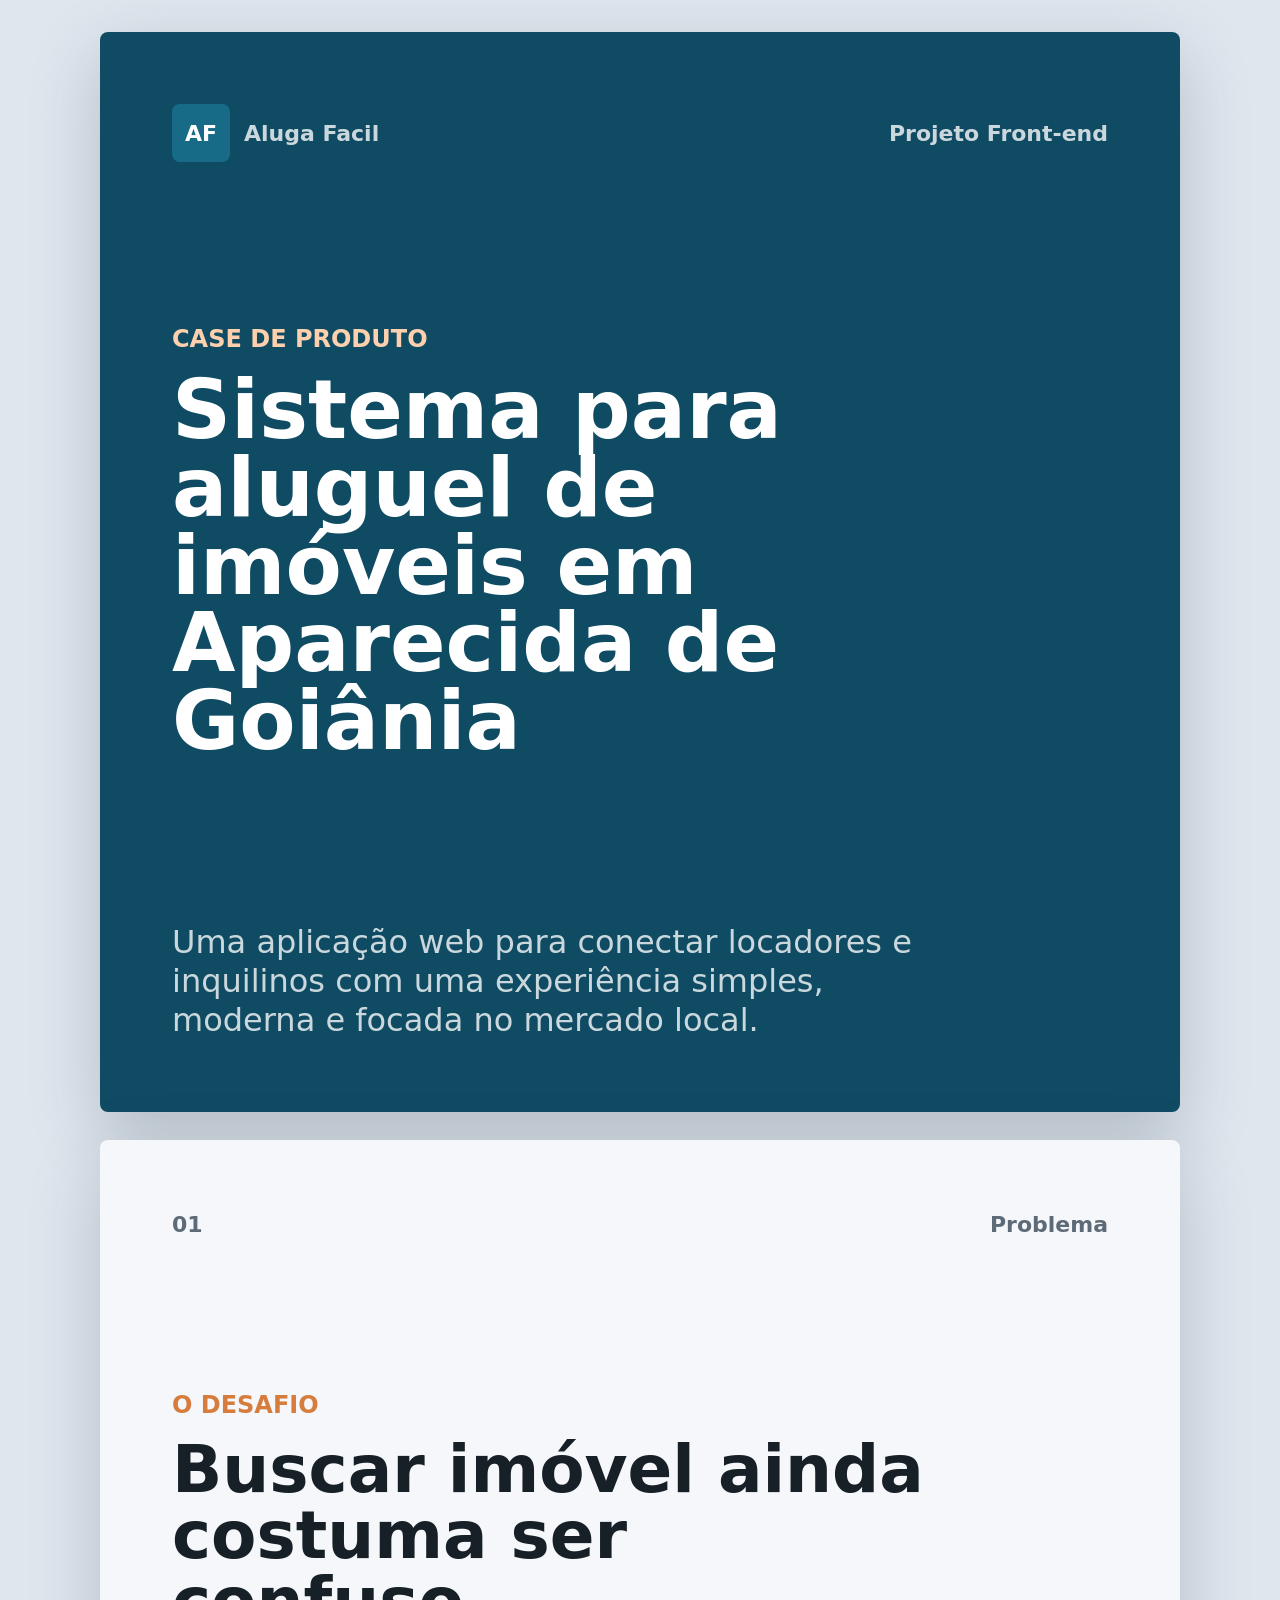
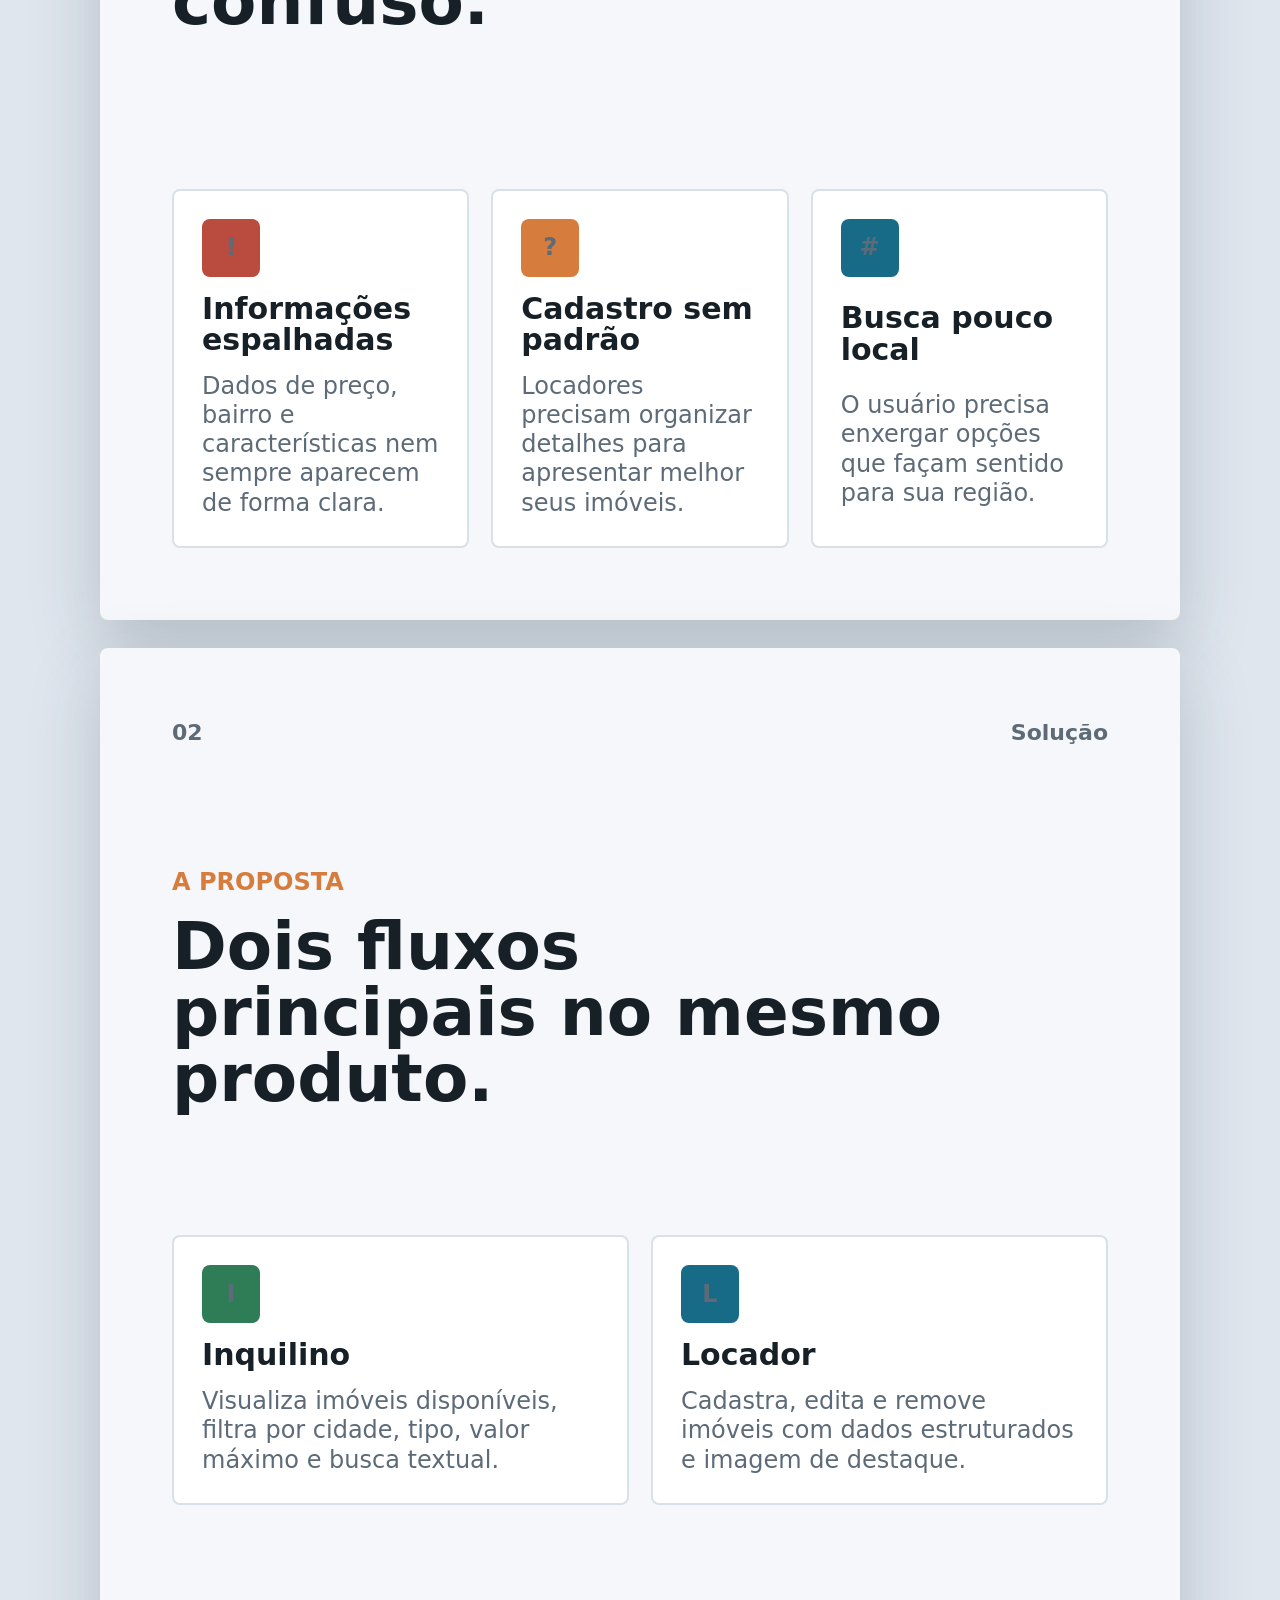
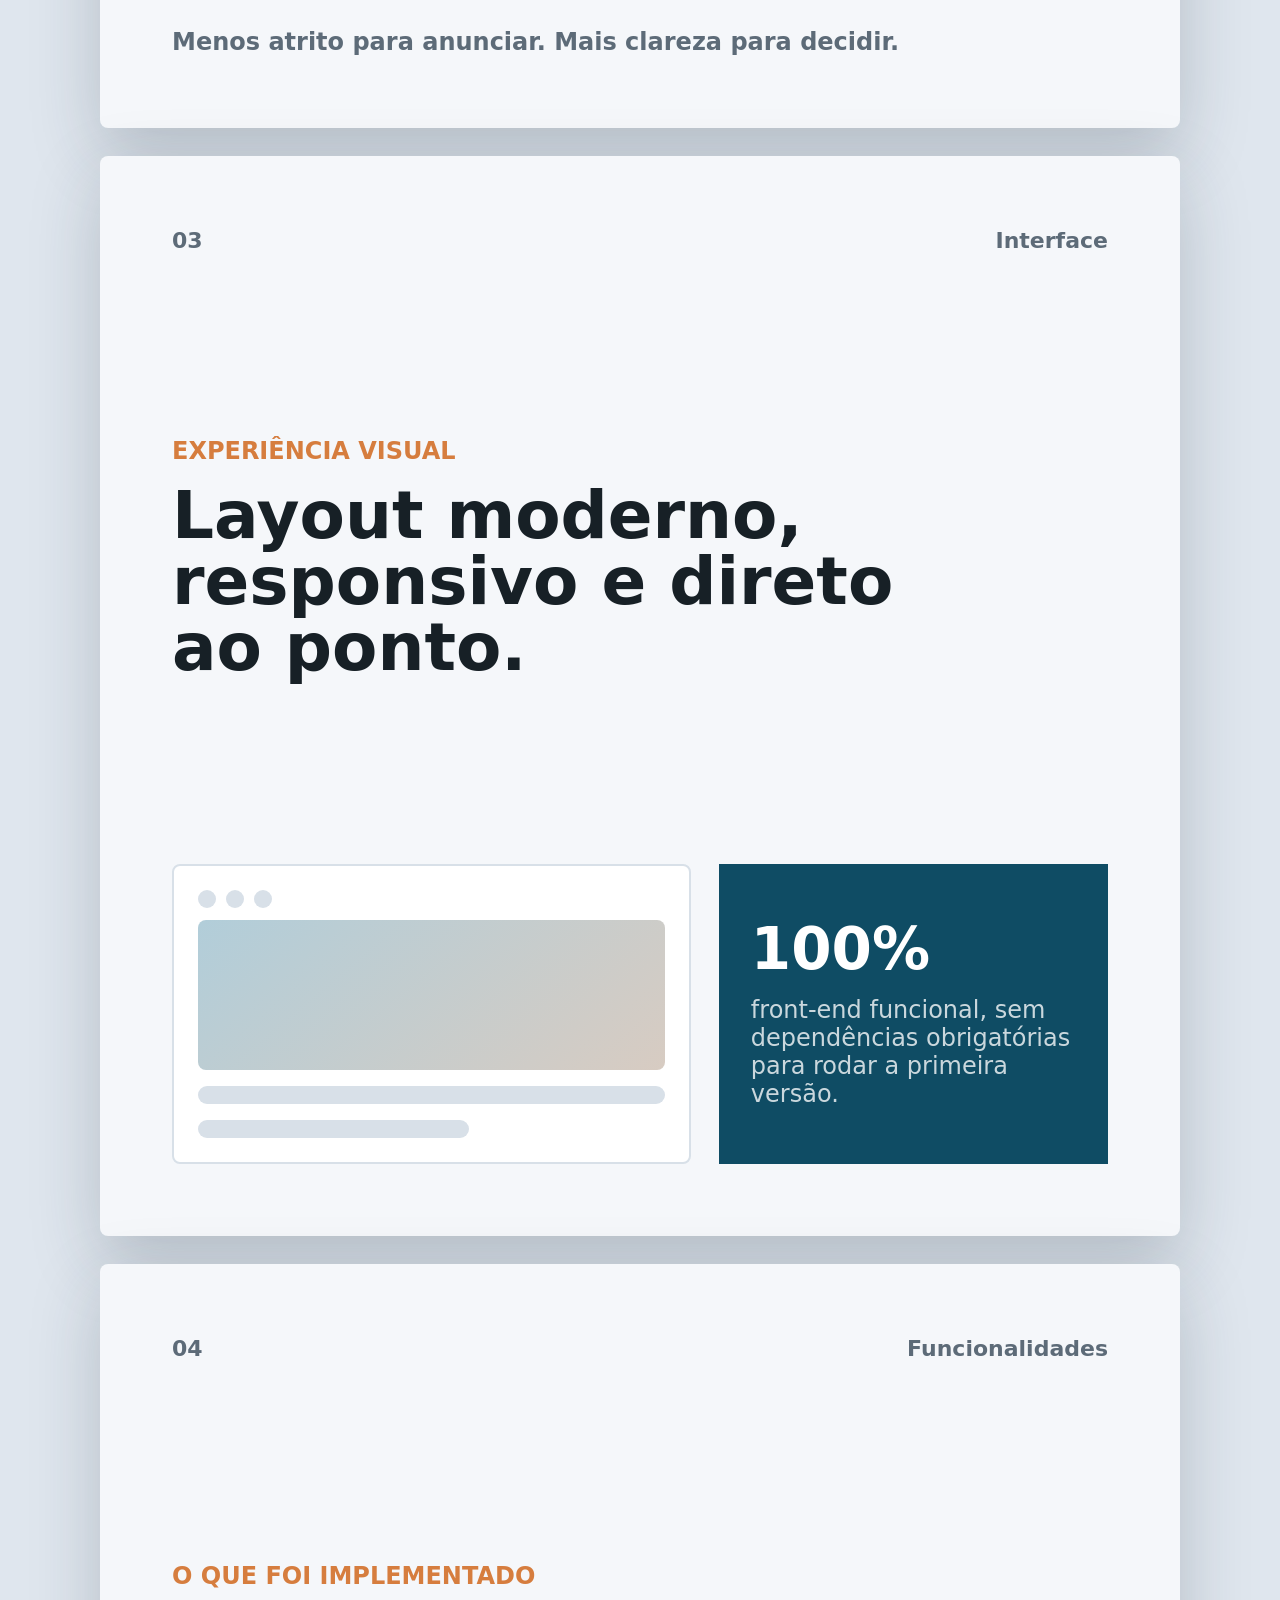
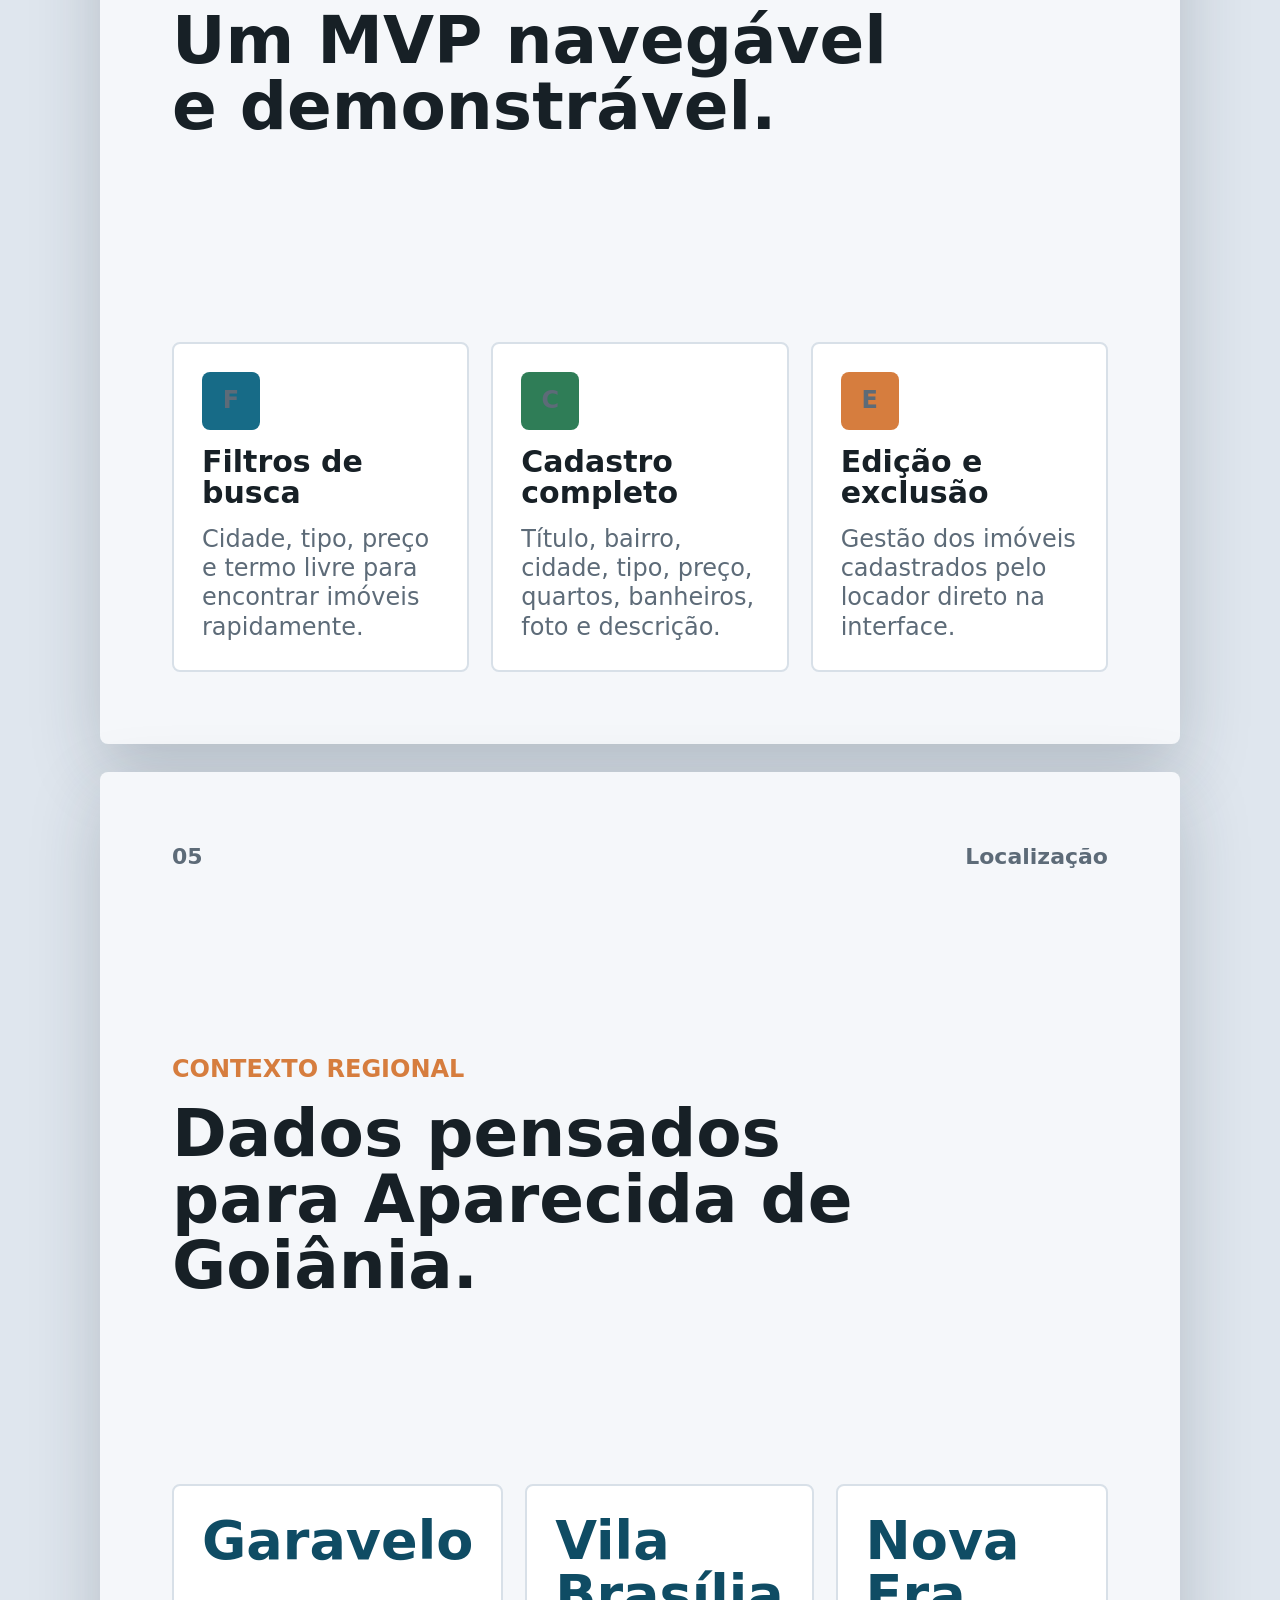
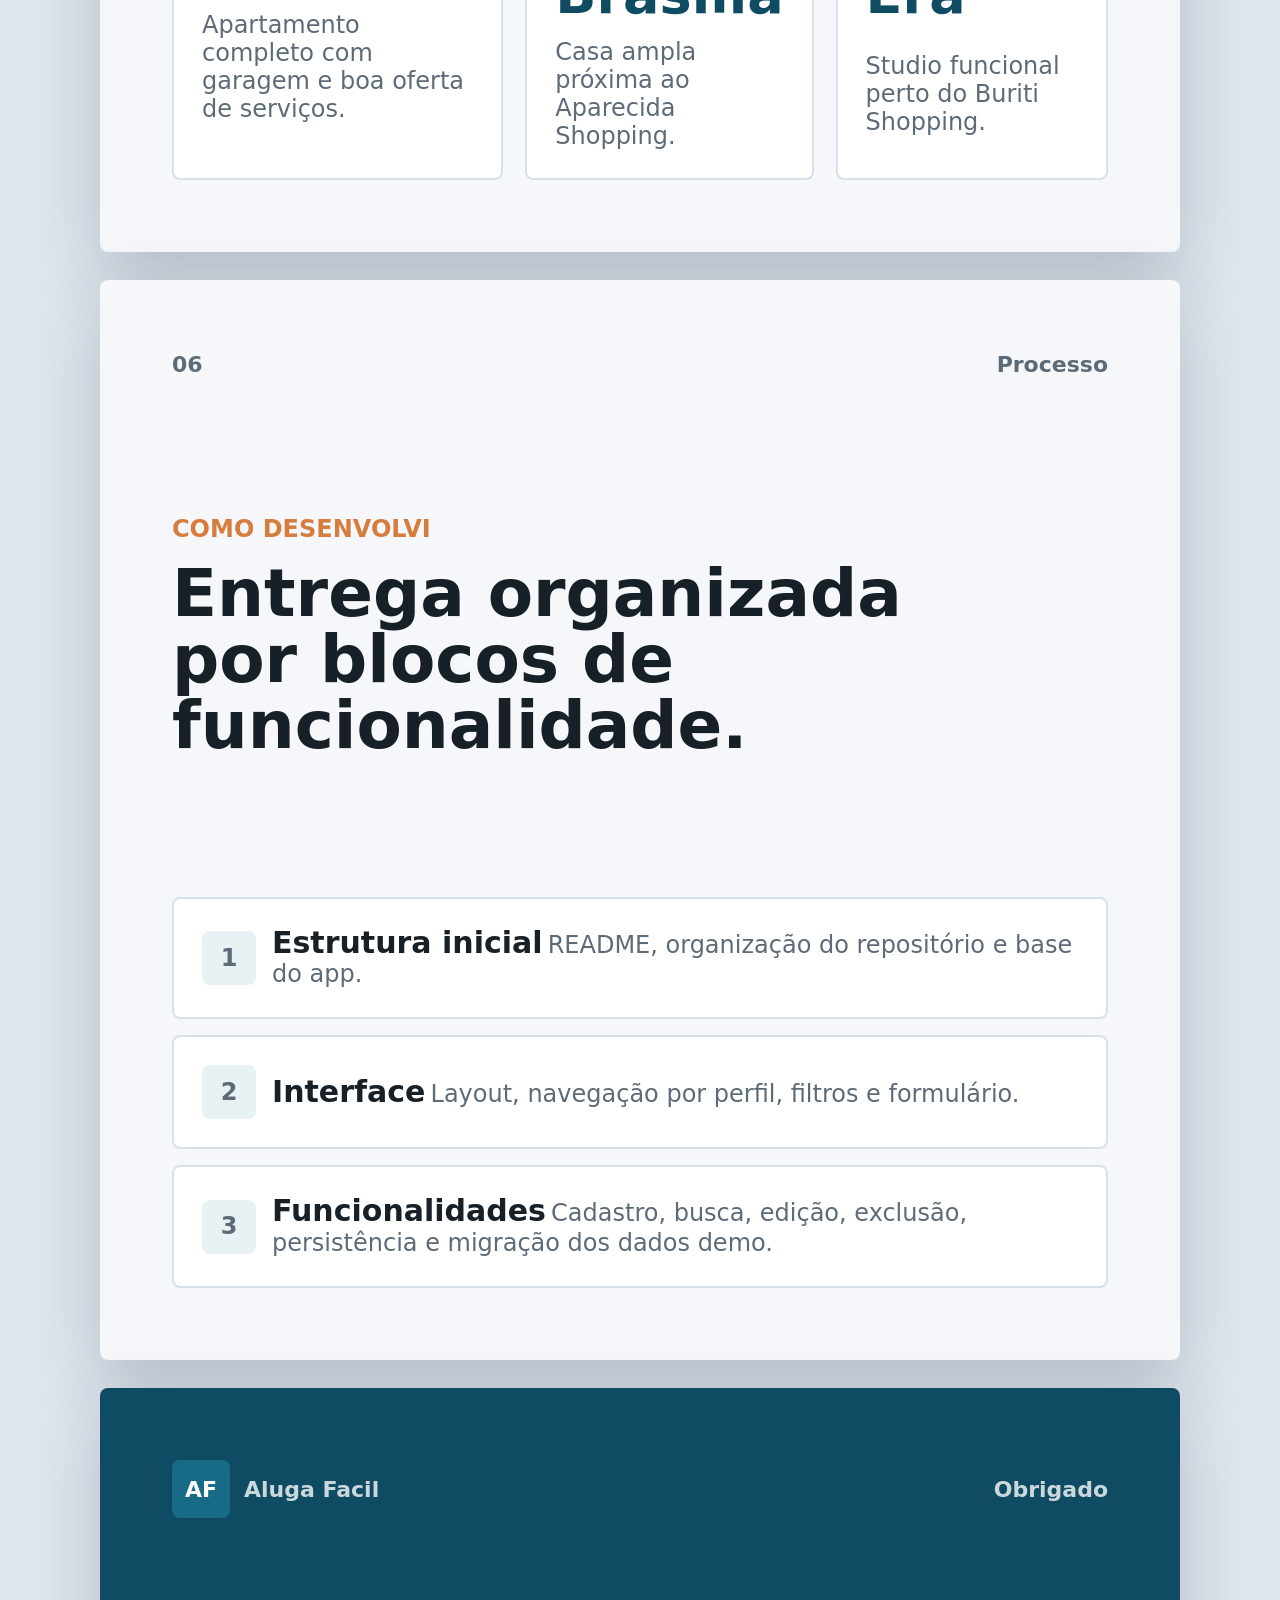
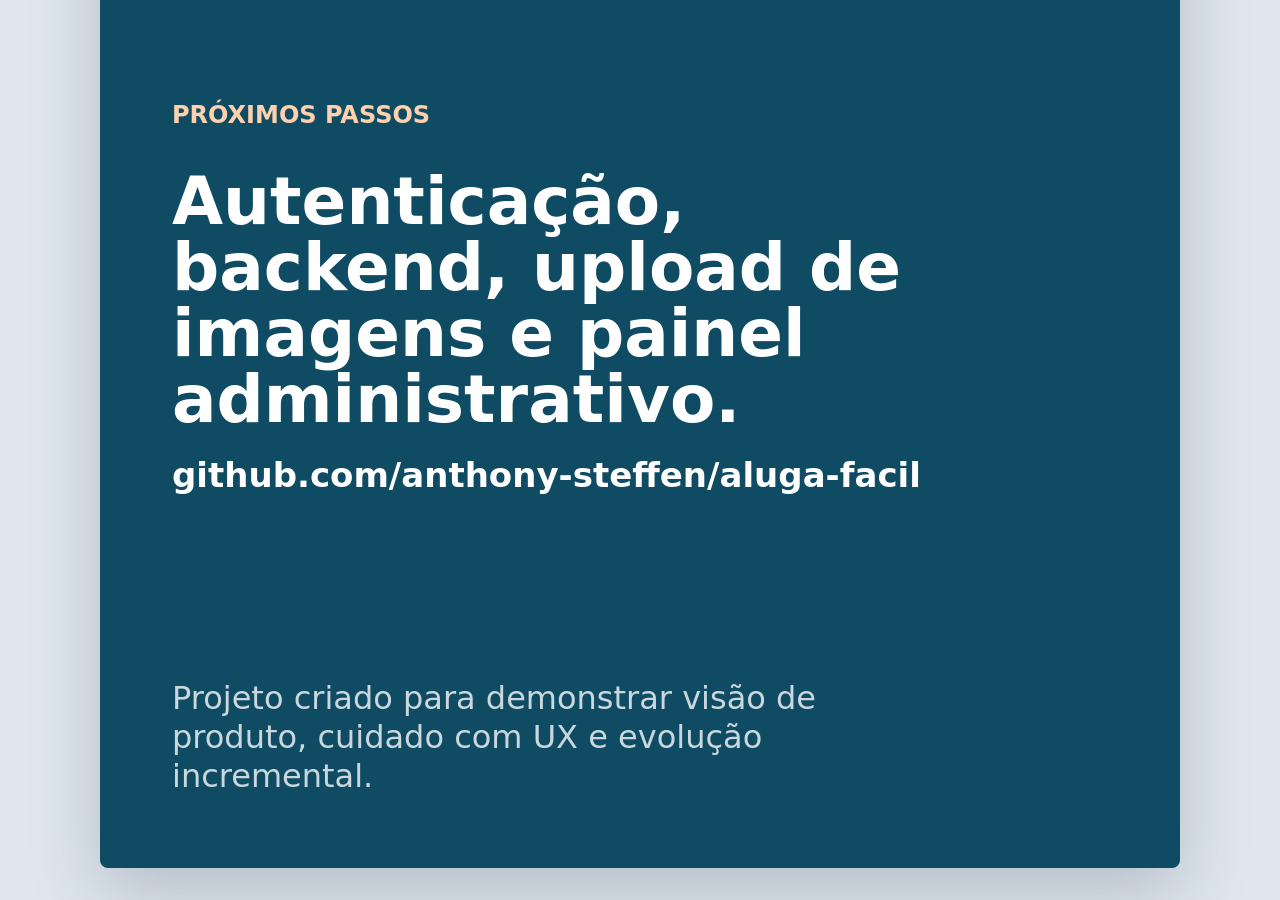
<file: docs/linkedin-carrossel.html>
<!doctype html>
<html lang="pt-BR">
  <head>
    <meta charset="UTF-8" />
    <meta name="viewport" content="width=device-width, initial-scale=1.0" />
    <title>Carrossel LinkedIn - Aluga Facil</title>
    <style>
      :root {
        --ink: #172026;
        --muted: #5d6b78;
        --paper: #f5f7fa;
        --surface: #ffffff;
        --line: #d8e0e8;
        --blue: #176b87;
        --blue-dark: #0f4c64;
        --green: #2f7d57;
        --orange: #d67d3e;
        --red: #b94b3f;
      }

      * {
        box-sizing: border-box;
      }

      body {
        margin: 0;
        background: #dfe6ee;
        color: var(--ink);
        font-family:
          Inter, ui-sans-serif, system-ui, -apple-system, BlinkMacSystemFont, "Segoe UI",
          sans-serif;
      }

      .deck {
        display: grid;
        gap: 28px;
        justify-items: center;
        padding: 32px;
      }

      .slide {
        position: relative;
        display: grid;
        width: min(1080px, 100%);
        aspect-ratio: 1;
        overflow: hidden;
        border-radius: 8px;
        background: var(--paper);
        box-shadow: 0 24px 70px rgba(30, 44, 60, 0.22);
      }

      .slide-content {
        display: grid;
        align-content: space-between;
        gap: 28px;
        padding: 72px;
      }

      .brand-row {
        display: flex;
        align-items: center;
        justify-content: space-between;
        gap: 18px;
        color: var(--muted);
        font-size: 22px;
        font-weight: 800;
      }

      .brand {
        display: flex;
        align-items: center;
        gap: 14px;
      }

      .brand-mark {
        display: grid;
        width: 58px;
        height: 58px;
        place-items: center;
        border-radius: 8px;
        background: var(--blue);
        color: #fff;
        font-size: 22px;
        font-weight: 900;
      }

      .eyebrow {
        margin: 0 0 18px;
        color: var(--orange);
        font-size: 24px;
        font-weight: 900;
        letter-spacing: 0;
        text-transform: uppercase;
      }

      h1,
      h2,
      p {
        margin: 0;
      }

      h1 {
        max-width: 840px;
        font-size: 82px;
        line-height: 0.95;
      }

      h2 {
        max-width: 780px;
        font-size: 66px;
        line-height: 1;
      }

      .lead {
        max-width: 760px;
        color: var(--muted);
        font-size: 32px;
        line-height: 1.22;
      }

      .hero-band {
        display: grid;
        min-height: 300px;
        grid-template-columns: 1fr 0.75fr;
        gap: 28px;
        align-items: stretch;
      }

      .mockup,
      .panel,
      .feature,
      .metric,
      .timeline-item {
        border: 2px solid var(--line);
        border-radius: 8px;
        background: var(--surface);
      }

      .mockup {
        display: grid;
        align-content: space-between;
        padding: 24px;
      }

      .mockup-top {
        display: flex;
        gap: 10px;
      }

      .dot {
        width: 18px;
        height: 18px;
        border-radius: 999px;
        background: var(--line);
      }

      .mockup-card {
        display: grid;
        gap: 16px;
      }

      .mockup-image {
        height: 150px;
        border-radius: 8px;
        background:
          linear-gradient(140deg, rgba(23, 107, 135, 0.2), rgba(214, 125, 62, 0.25)),
          #d8e6ee;
      }

      .mockup-line {
        height: 18px;
        border-radius: 999px;
        background: #d8e0e8;
      }

      .mockup-line.short {
        width: 58%;
      }

      .accent-panel {
        display: grid;
        align-content: center;
        gap: 18px;
        padding: 32px;
        background: var(--blue-dark);
        color: #fff;
      }

      .accent-panel strong {
        font-size: 58px;
        line-height: 1;
      }

      .accent-panel span {
        color: rgba(255, 255, 255, 0.78);
        font-size: 24px;
      }

      .grid-2,
      .grid-3 {
        display: grid;
        gap: 22px;
      }

      .grid-2 {
        grid-template-columns: repeat(2, 1fr);
      }

      .grid-3 {
        grid-template-columns: repeat(3, 1fr);
      }

      .feature,
      .metric,
      .timeline-item {
        display: grid;
        gap: 16px;
        padding: 28px;
      }

      .feature strong,
      .timeline-item strong {
        font-size: 30px;
        line-height: 1.05;
      }

      .feature span,
      .timeline-item span {
        color: var(--muted);
        font-size: 24px;
        line-height: 1.22;
      }

      .icon {
        display: grid;
        width: 58px;
        height: 58px;
        place-items: center;
        border-radius: 8px;
        color: #fff;
        font-size: 26px;
        font-weight: 900;
      }

      .icon.blue {
        background: var(--blue);
      }

      .icon.green {
        background: var(--green);
      }

      .icon.orange {
        background: var(--orange);
      }

      .icon.red {
        background: var(--red);
      }

      .metric strong {
        color: var(--blue-dark);
        font-size: 54px;
        line-height: 1;
      }

      .metric span {
        color: var(--muted);
        font-size: 24px;
      }

      .timeline {
        display: grid;
        gap: 16px;
      }

      .timeline-item {
        grid-template-columns: auto 1fr;
        align-items: center;
      }

      .step-number {
        display: grid;
        width: 54px;
        height: 54px;
        place-items: center;
        border-radius: 8px;
        background: #e8f1f4;
        color: var(--blue-dark);
        font-size: 24px;
        font-weight: 900;
      }

      .footer-note {
        color: var(--muted);
        font-size: 24px;
        font-weight: 800;
      }

      .dark {
        background: var(--blue-dark);
        color: #fff;
      }

      .dark .brand-row,
      .dark .lead,
      .dark .footer-note {
        color: rgba(255, 255, 255, 0.78);
      }

      .dark .eyebrow {
        color: #ffd0ad;
      }

      .dark .metric {
        border-color: rgba(255, 255, 255, 0.22);
        background: rgba(255, 255, 255, 0.12);
      }

      .dark .metric strong,
      .dark .metric span {
        color: #fff;
      }

      .cta {
        display: grid;
        gap: 22px;
      }

      .cta a {
        color: #fff;
        font-size: 34px;
        font-weight: 900;
        text-decoration: none;
      }

      @media print {
        body {
          background: #fff;
        }

        .deck {
          display: block;
          padding: 0;
        }

        .slide {
          width: 100vw;
          min-height: 100vh;
          margin: 0;
          break-after: page;
          box-shadow: none;
        }
      }
    </style>
  </head>
  <body>
    <main class="deck">
      <section class="slide dark">
        <div class="slide-content">
          <div class="brand-row">
            <div class="brand">
              <span class="brand-mark">AF</span>
              <span>Aluga Facil</span>
            </div>
            <span>Projeto Front-end</span>
          </div>

          <div>
            <p class="eyebrow">Case de produto</p>
            <h1>Sistema para aluguel de imóveis em Aparecida de Goiânia</h1>
          </div>

          <p class="lead">
            Uma aplicação web para conectar locadores e inquilinos com uma experiência simples,
            moderna e focada no mercado local.
          </p>
        </div>
      </section>

      <section class="slide">
        <div class="slide-content">
          <div class="brand-row">
            <span>01</span>
            <span>Problema</span>
          </div>

          <div>
            <p class="eyebrow">O desafio</p>
            <h2>Buscar imóvel ainda costuma ser confuso.</h2>
          </div>

          <div class="grid-3">
            <div class="feature">
              <span class="icon red">!</span>
              <strong>Informações espalhadas</strong>
              <span>Dados de preço, bairro e características nem sempre aparecem de forma clara.</span>
            </div>
            <div class="feature">
              <span class="icon orange">?</span>
              <strong>Cadastro sem padrão</strong>
              <span>Locadores precisam organizar detalhes para apresentar melhor seus imóveis.</span>
            </div>
            <div class="feature">
              <span class="icon blue">#</span>
              <strong>Busca pouco local</strong>
              <span>O usuário precisa enxergar opções que façam sentido para sua região.</span>
            </div>
          </div>
        </div>
      </section>

      <section class="slide">
        <div class="slide-content">
          <div class="brand-row">
            <span>02</span>
            <span>Solução</span>
          </div>

          <div>
            <p class="eyebrow">A proposta</p>
            <h2>Dois fluxos principais no mesmo produto.</h2>
          </div>

          <div class="grid-2">
            <div class="feature">
              <span class="icon green">I</span>
              <strong>Inquilino</strong>
              <span>Visualiza imóveis disponíveis, filtra por cidade, tipo, valor máximo e busca textual.</span>
            </div>
            <div class="feature">
              <span class="icon blue">L</span>
              <strong>Locador</strong>
              <span>Cadastra, edita e remove imóveis com dados estruturados e imagem de destaque.</span>
            </div>
          </div>

          <p class="footer-note">Menos atrito para anunciar. Mais clareza para decidir.</p>
        </div>
      </section>

      <section class="slide">
        <div class="slide-content">
          <div class="brand-row">
            <span>03</span>
            <span>Interface</span>
          </div>

          <div>
            <p class="eyebrow">Experiência visual</p>
            <h2>Layout moderno, responsivo e direto ao ponto.</h2>
          </div>

          <div class="hero-band">
            <div class="mockup">
              <div class="mockup-top">
                <span class="dot"></span>
                <span class="dot"></span>
                <span class="dot"></span>
              </div>
              <div class="mockup-card">
                <div class="mockup-image"></div>
                <div class="mockup-line"></div>
                <div class="mockup-line short"></div>
              </div>
            </div>
            <div class="accent-panel">
              <strong>100%</strong>
              <span>front-end funcional, sem dependências obrigatórias para rodar a primeira versão.</span>
            </div>
          </div>
        </div>
      </section>

      <section class="slide">
        <div class="slide-content">
          <div class="brand-row">
            <span>04</span>
            <span>Funcionalidades</span>
          </div>

          <div>
            <p class="eyebrow">O que foi implementado</p>
            <h2>Um MVP navegável e demonstrável.</h2>
          </div>

          <div class="grid-3">
            <div class="feature">
              <span class="icon blue">F</span>
              <strong>Filtros de busca</strong>
              <span>Cidade, tipo, preço e termo livre para encontrar imóveis rapidamente.</span>
            </div>
            <div class="feature">
              <span class="icon green">C</span>
              <strong>Cadastro completo</strong>
              <span>Título, bairro, cidade, tipo, preço, quartos, banheiros, foto e descrição.</span>
            </div>
            <div class="feature">
              <span class="icon orange">E</span>
              <strong>Edição e exclusão</strong>
              <span>Gestão dos imóveis cadastrados pelo locador direto na interface.</span>
            </div>
          </div>
        </div>
      </section>

      <section class="slide">
        <div class="slide-content">
          <div class="brand-row">
            <span>05</span>
            <span>Localização</span>
          </div>

          <div>
            <p class="eyebrow">Contexto regional</p>
            <h2>Dados pensados para Aparecida de Goiânia.</h2>
          </div>

          <div class="grid-3">
            <div class="metric">
              <strong>Garavelo</strong>
              <span>Apartamento completo com garagem e boa oferta de serviços.</span>
            </div>
            <div class="metric">
              <strong>Vila Brasília</strong>
              <span>Casa ampla próxima ao Aparecida Shopping.</span>
            </div>
            <div class="metric">
              <strong>Nova Era</strong>
              <span>Studio funcional perto do Buriti Shopping.</span>
            </div>
          </div>
        </div>
      </section>

      <section class="slide">
        <div class="slide-content">
          <div class="brand-row">
            <span>06</span>
            <span>Processo</span>
          </div>

          <div>
            <p class="eyebrow">Como desenvolvi</p>
            <h2>Entrega organizada por blocos de funcionalidade.</h2>
          </div>

          <div class="timeline">
            <div class="timeline-item">
              <span class="step-number">1</span>
              <div>
                <strong>Estrutura inicial</strong>
                <span>README, organização do repositório e base do app.</span>
              </div>
            </div>
            <div class="timeline-item">
              <span class="step-number">2</span>
              <div>
                <strong>Interface</strong>
                <span>Layout, navegação por perfil, filtros e formulário.</span>
              </div>
            </div>
            <div class="timeline-item">
              <span class="step-number">3</span>
              <div>
                <strong>Funcionalidades</strong>
                <span>Cadastro, busca, edição, exclusão, persistência e migração dos dados demo.</span>
              </div>
            </div>
          </div>
        </div>
      </section>

      <section class="slide dark">
        <div class="slide-content">
          <div class="brand-row">
            <div class="brand">
              <span class="brand-mark">AF</span>
              <span>Aluga Facil</span>
            </div>
            <span>Obrigado</span>
          </div>

          <div class="cta">
            <p class="eyebrow">Próximos passos</p>
            <h2>Autenticação, backend, upload de imagens e painel administrativo.</h2>
            <a href="https://github.com/anthony-steffen/aluga-facil">
              github.com/anthony-steffen/aluga-facil
            </a>
          </div>

          <p class="lead">
            Projeto criado para demonstrar visão de produto, cuidado com UX e evolução incremental.
          </p>
        </div>
      </section>
    </main>
  </body>
</html>
</file>
